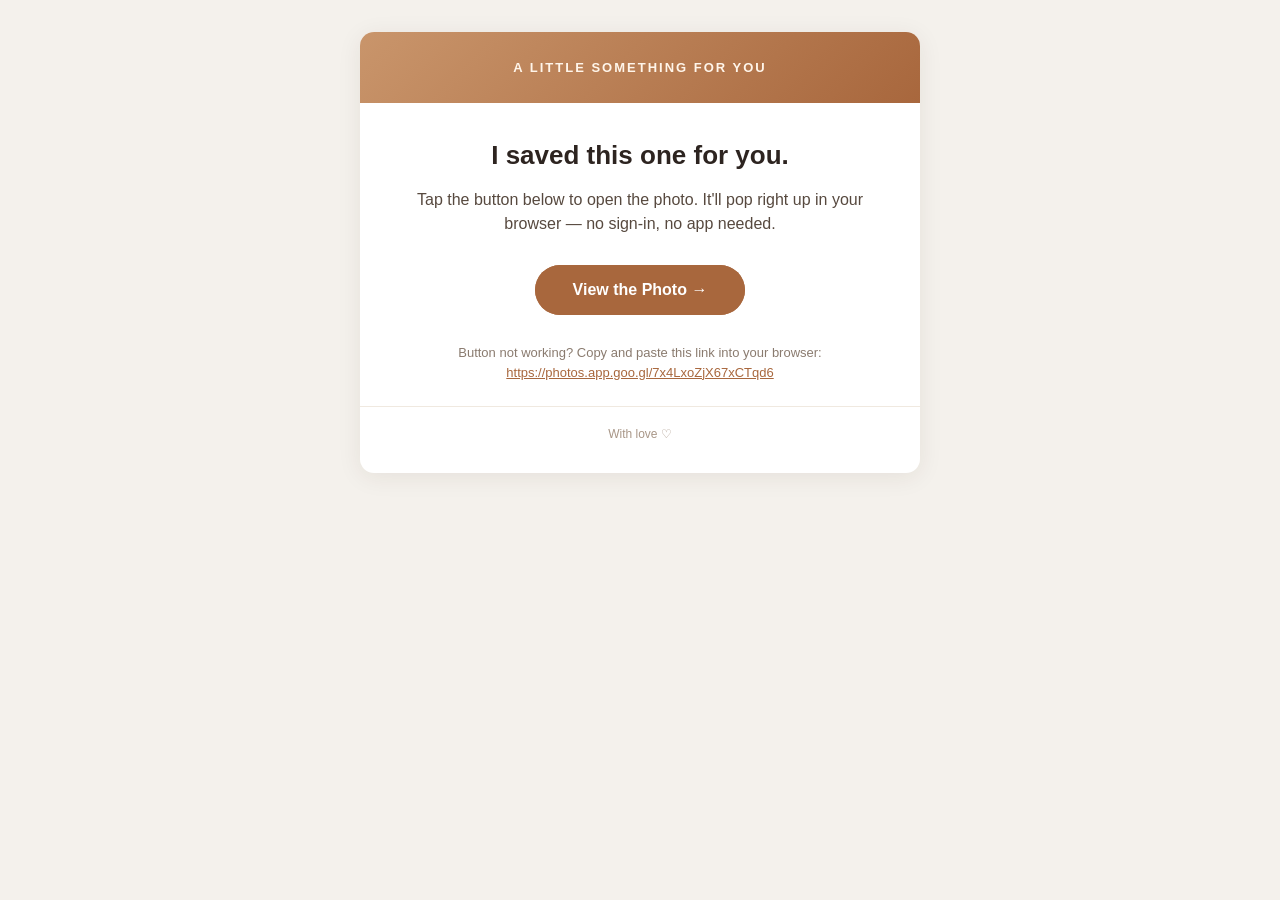
<file: photo-share/email.html>
<!doctype html>
<!--
  ============================================================================
  How to use this file
  ============================================================================
  1. Double-click this file to open it in your web browser.
  2. Click anywhere inside the framed card, then press Ctrl+A (Cmd+A on Mac)
     to select everything, and Ctrl+C (Cmd+C) to copy.
  3. Open Gmail / Outlook / Apple Mail, start a new email, click in the body,
     and press Ctrl+V (Cmd+V) to paste. The formatting and the button will
     come along for the ride.
  4. Send it. When your recipient clicks the "View the Photo" button, it
     opens the Google Photos share page in their browser - no account needed.

  Want to change the wording? Just edit the text between the <h1>, <p>, and
  <a> tags below. The photo link is set in two places (the button and the
  plain-text fallback) - update both if you ever change it.
  ============================================================================
-->
<html lang="en">
<head>
<meta charset="utf-8">
<meta name="viewport" content="width=device-width, initial-scale=1">
<title>A photo for you</title>
</head>
<body style="margin:0;padding:0;background:#f4f1ec;font-family:-apple-system,BlinkMacSystemFont,'Segoe UI',Helvetica,Arial,sans-serif;">

<!-- Outer table = email background -->
<table role="presentation" width="100%" cellpadding="0" cellspacing="0" border="0" style="background:#f4f1ec;padding:32px 12px;">
  <tr>
    <td align="center">

      <!-- Card -->
      <table role="presentation" width="560" cellpadding="0" cellspacing="0" border="0" style="max-width:560px;width:100%;background:#ffffff;border-radius:14px;box-shadow:0 4px 24px rgba(60,40,20,0.08);overflow:hidden;">

        <!-- Header ribbon -->
        <tr>
          <td style="background:linear-gradient(135deg,#c9956b 0%,#a8673d 100%);padding:28px 32px;text-align:center;">
            <div style="font-size:13px;letter-spacing:2px;text-transform:uppercase;color:#fff5ea;font-weight:600;">
              A little something for you
            </div>
          </td>
        </tr>

        <!-- Body -->
        <tr>
          <td style="padding:36px 40px 24px 40px;text-align:center;color:#2d2420;">
            <h1 style="margin:0 0 16px 0;font-size:26px;line-height:1.25;color:#2d2420;font-weight:700;">
              I saved this one for you.
            </h1>
            <p style="margin:0 0 28px 0;font-size:16px;line-height:1.55;color:#57493f;">
              Tap the button below to open the photo.
              It'll pop right up in your browser &mdash; no sign-in,
              no app needed.
            </p>

            <!-- Button -->
            <table role="presentation" cellpadding="0" cellspacing="0" border="0" align="center" style="margin:0 auto;">
              <tr>
                <td align="center" style="border-radius:999px;background:#a8673d;">
                  <a href="https://photos.app.goo.gl/7x4LxoZjX67xCTqd6"
                     target="_blank"
                     style="display:inline-block;padding:16px 38px;font-size:16px;font-weight:600;color:#ffffff;text-decoration:none;border-radius:999px;background:#a8673d;">
                    View the Photo &rarr;
                  </a>
                </td>
              </tr>
            </table>

            <p style="margin:28px 0 0 0;font-size:13px;line-height:1.5;color:#8a7b6f;">
              Button not working? Copy and paste this link into your browser:<br>
              <a href="https://photos.app.goo.gl/7x4LxoZjX67xCTqd6"
                 style="color:#a8673d;word-break:break-all;">
                https://photos.app.goo.gl/7x4LxoZjX67xCTqd6
              </a>
            </p>
          </td>
        </tr>

        <!-- Footer -->
        <tr>
          <td style="padding:20px 40px 32px 40px;text-align:center;border-top:1px solid #f0e9e0;">
            <p style="margin:0;font-size:12px;color:#a89687;">
              With love &#9825;
            </p>
          </td>
        </tr>

      </table>
      <!-- /Card -->

    </td>
  </tr>
</table>

</body>
</html>
</file>
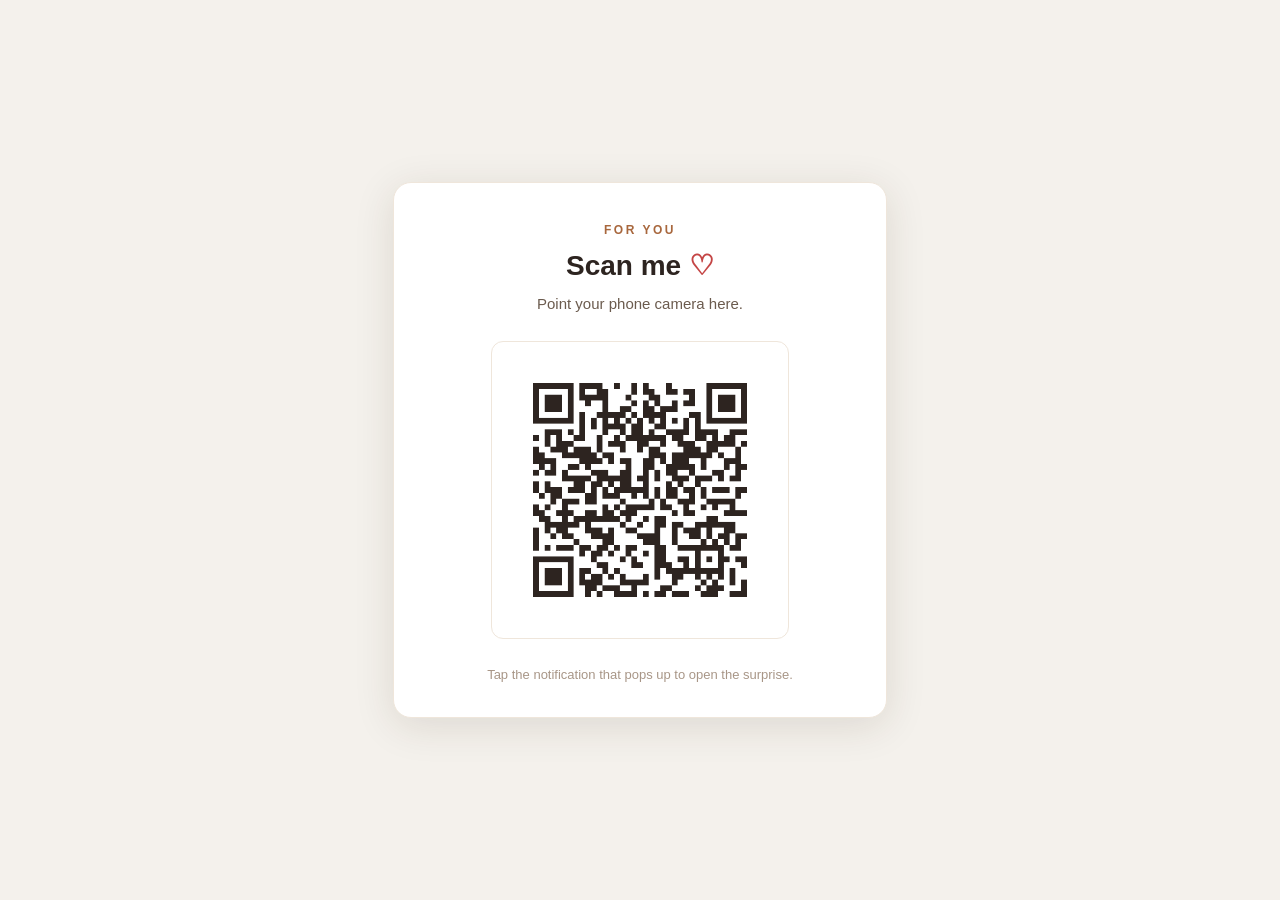
<file: photo-share/qr-card.html>
<!doctype html>
<html lang="en">
<head>
<meta charset="utf-8">
<meta name="viewport" content="width=device-width, initial-scale=1">
<title>A little surprise</title>
<style>
  @page { margin: 0.5in; }
  html, body { margin: 0; padding: 0; background: #f4f1ec; }
  body {
    font-family: -apple-system, BlinkMacSystemFont, "Segoe UI",
                 Helvetica, Arial, sans-serif;
    color: #2d2420;
    min-height: 100vh;
    display: flex;
    align-items: center;
    justify-content: center;
    padding: 32px 16px;
    box-sizing: border-box;
  }
  .card {
    width: 420px;
    max-width: 100%;
    background: #ffffff;
    border-radius: 18px;
    box-shadow: 0 8px 40px rgba(60, 40, 20, 0.12);
    padding: 40px 36px 32px 36px;
    text-align: center;
    border: 1px solid #efe6db;
  }
  .eyebrow {
    font-size: 12px;
    letter-spacing: 2.5px;
    text-transform: uppercase;
    color: #a8673d;
    font-weight: 700;
    margin-bottom: 12px;
  }
  h1 {
    margin: 0 0 10px 0;
    font-size: 28px;
    font-weight: 700;
    line-height: 1.2;
  }
  p.sub {
    margin: 0 0 26px 0;
    font-size: 15px;
    color: #6b5b4e;
    line-height: 1.5;
  }
  .qr-wrap {
    display: inline-block;
    padding: 18px;
    background: #fff;
    border: 1px solid #efe6db;
    border-radius: 12px;
  }
  .qr-wrap img {
    display: block;
    width: 260px;
    height: 260px;
  }
  .hint {
    margin: 22px 0 0 0;
    font-size: 13px;
    color: #a89687;
    line-height: 1.5;
  }
  .heart { color: #c44545; }
  @media print {
    body { background: #ffffff; }
    .card { box-shadow: none; border: none; }
  }
</style>
</head>
<body>
  <div class="card">
    <div class="eyebrow">For you</div>
    <h1>Scan me <span class="heart">&#9825;</span></h1>
    <p class="sub">Point your phone camera here.</p>
    <div class="qr-wrap">
      <img src="[data-uri]" alt="QR code">
    </div>
    <p class="hint">
      Tap the notification that pops up to open the surprise.
    </p>
  </div>
</body>
</html>
</file>
